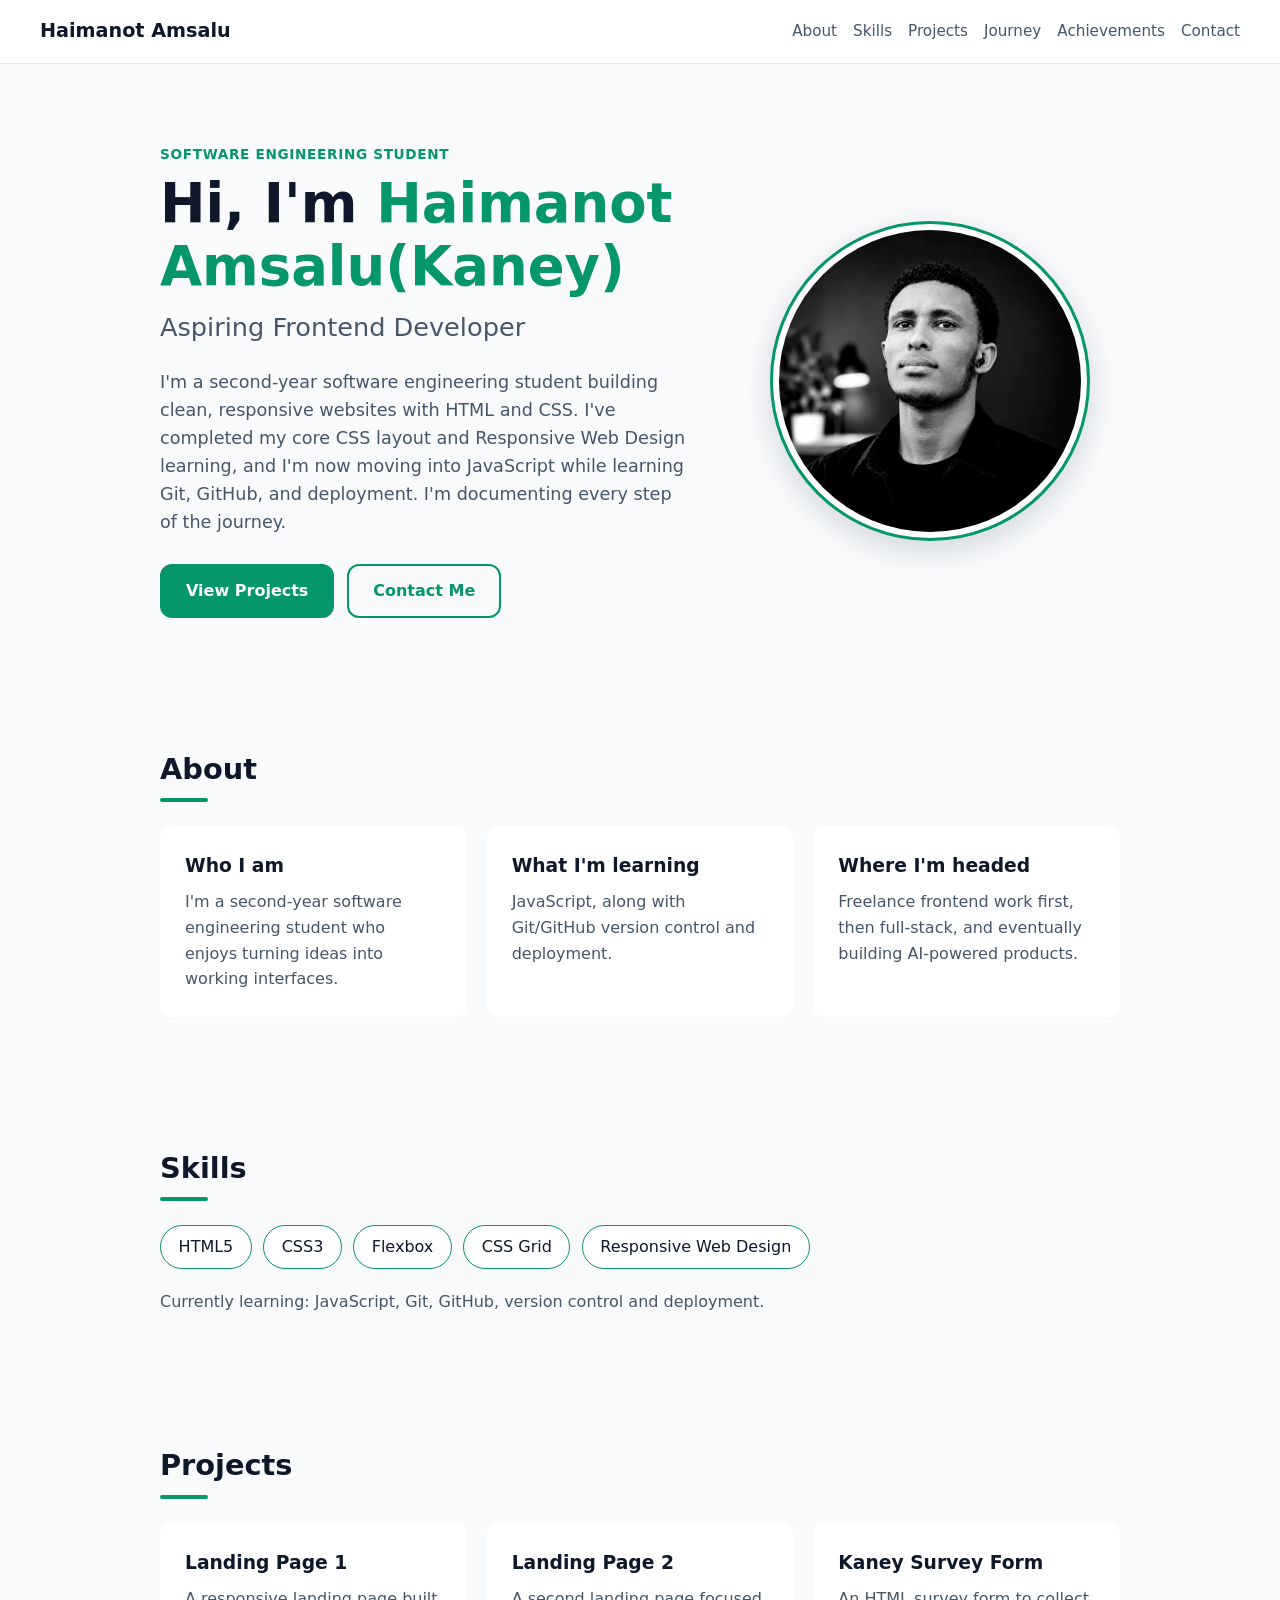
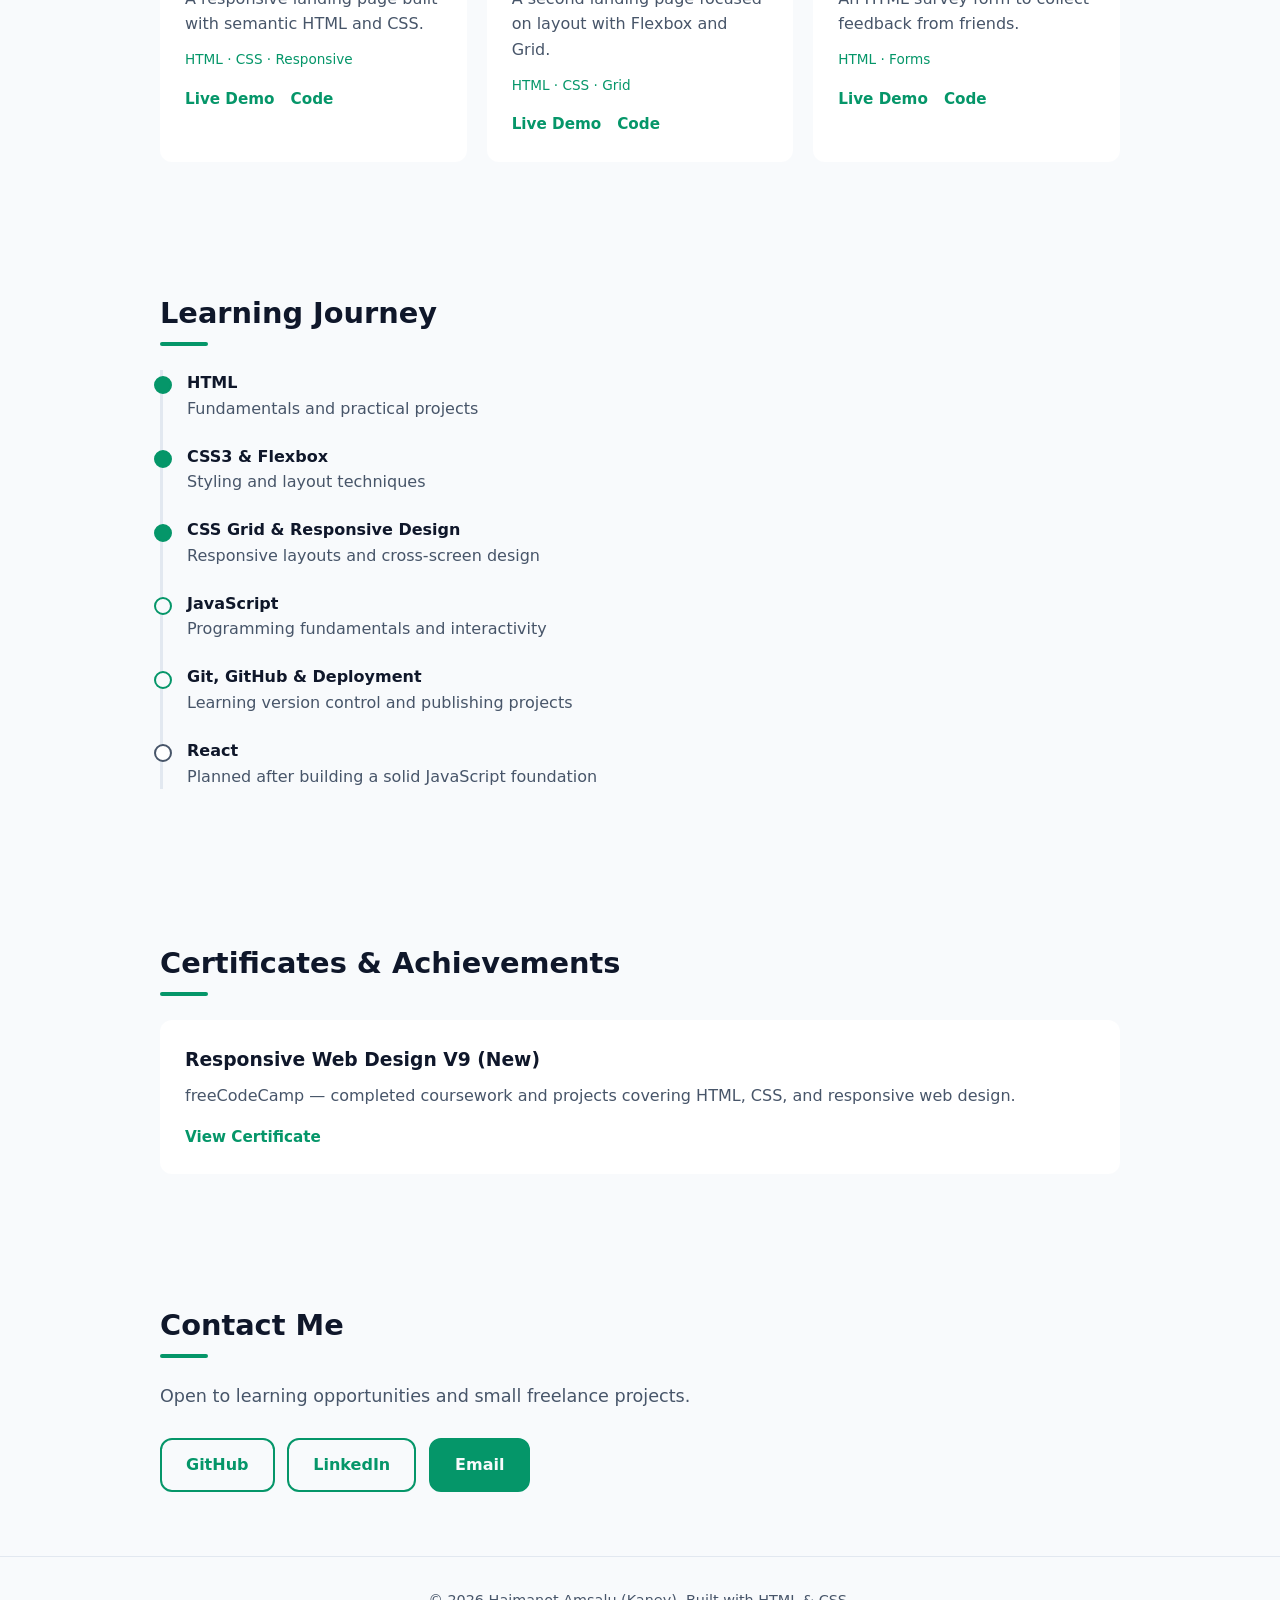
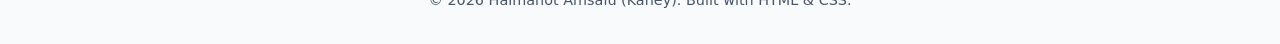
<file: portfolio/index.html>
<!DOCTYPE html>
<html lang="en-US">
<head>
  <meta charset="UTF-8">
  <meta name="viewport" content="width=device-width, initial-scale=1.0">
  <title>Haimanot Amsalu (Kaney) | Aspiring Frontend Developer</title>
  <meta name="description" content="Portfolio of Haimanot Amsalu (Kaney), a software engineering student learning frontend development.">
  <meta property="og:title" content="Haimanot Amsalu (Kaney) | Aspiring Frontend Developer">
  <meta property="og:description" content="Software engineering student building clean, responsive websites.">
  <meta property="og:image" content="https://kaneydev.github.io/kaneylibrary/portfolio/images/profile.jpg">
  <meta property="og:url" content="https://kaneydev.github.io/kaneylibrary/portfolio/">
  <link rel="stylesheet" href="style.css">
</head>
<body>

  <!-- NAV -->
  <header class="nav">
    <a href="#home" class="logo">Haimanot Amsalu</a>
    <nav aria-label="Main">
      <a href="#about">About</a>
      <a href="#skills">Skills</a>
      <a href="#projects">Projects</a>
      <a href="#journey">Journey</a>
      <a href="#certificates">Achievements</a>
      <a href="#contact">Contact</a>
    </nav>
  </header>

  <main>

    <!-- HERO -->
    <section id="home" class="hero">
      <figure class="hero-photo">
        <img
          src="images/profile.jpg"
          alt="Portrait of Haimanot Amsalu"
          width="400" height="400"
          fetchpriority="high"
          decoding="async">
      </figure>

      <div class="hero-text">
        <p class="eyebrow">Software Engineering Student</p>
        <h1>Hi, I'm <span class="accent">Haimanot Amsalu(Kaney)</span></h1>
        <h2>Aspiring Frontend Developer</h2>

        <p class="lead">I'm a second-year software engineering student building clean, responsive websites with HTML and CSS. I've completed my core CSS layout and Responsive Web Design learning, and I'm now moving into JavaScript while learning Git, GitHub, and deployment. I'm documenting every step of the journey.</p>

        <div class="buttons">
          <a href="#projects" class="btn btn-primary">View Projects</a>
          <a href="#contact" class="btn btn-outline">Contact Me</a>
        </div>
      </div>
    </section>

    <!-- ABOUT -->
    <section id="about" class="section">
      <h2 class="section-title">About</h2>
      <div class="grid-3">
        <article class="card">
          <h3>Who I am</h3>
          <p>I'm a second-year software engineering student who enjoys turning ideas into working interfaces.</p>
        </article>
        <article class="card">
          <h3>What I'm learning</h3>
          <p>JavaScript, along with Git/GitHub version control and deployment.</p>
        </article>
        <article class="card">
          <h3>Where I'm headed</h3>
          <p>Freelance frontend work first, then full-stack, and eventually building AI-powered products.</p>
        </article>
      </div>
    </section>

    <!-- SKILLS -->
    <section id="skills" class="section">
      <h2 class="section-title">Skills</h2>
      <ul class="skills">
        <li>HTML5</li>
        <li>CSS3</li>
        <li>Flexbox</li>
        <li>CSS Grid</li>
        <li>Responsive Web Design</li>
      </ul>
      <p class="muted">Currently learning: JavaScript, Git, GitHub, version control and deployment.</p>
    </section>

    <!-- PROJECTS -->
    <section id="projects" class="section">
      <h2 class="section-title">Projects</h2>
      <div class="grid-3">

        <article class="card">
          <h3>Landing Page 1</h3>
          <p>A responsive landing page built with semantic HTML and CSS.</p>
          <p class="tags">HTML · CSS · Responsive</p>
          <div class="links">
            <a href="landing-page-one/index.html" target="_blank" rel="noopener">Live Demo</a>
            <a href="https://github.com/Kaneydev/kaneylibrary" target="_blank" rel="noopener noreferrer">Code</a>
          </div>
        </article>

        <article class="card">
          <h3>Landing Page 2</h3>
          <p>A second landing page focused on layout with Flexbox and Grid.</p>
          <p class="tags">HTML · CSS · Grid</p>
          <div class="links">
            <a href="landing-page-two/index.html" target="_blank" rel="noopener">Live Demo</a>
            <a href="https://github.com/Kaneydev/kaneylibrary" target="_blank" rel="noopener noreferrer">Code</a>
          </div>
        </article>

        <article class="card">
          <h3>Kaney Survey Form</h3>
          <p>An HTML survey form to collect feedback from friends.</p>
          <p class="tags">HTML · Forms</p>
          <div class="links">
            <a href="survey-form/index.html" target="_blank" rel="noopener">Live Demo</a>
            <a href="https://github.com/Kaneydev/kaneylibrary" target="_blank" rel="noopener noreferrer">Code</a>
          </div>
        </article>

      </div>
    </section>

    <!-- LEARNING JOURNEY -->
    <section id="journey" class="section">
      <h2 class="section-title">Learning Journey</h2>
      <ol class="timeline">
        <li class="done">
          <strong>HTML</strong>
          Fundamentals and practical projects
        </li>
        <li class="done">
          <strong>CSS3 &amp; Flexbox</strong>
          Styling and layout techniques
        </li>
        <li class="done">
          <strong>CSS Grid &amp; Responsive Design</strong>
          Responsive layouts and cross-screen design
        </li>
        <li class="current">
          <strong>JavaScript</strong>
          Programming fundamentals and interactivity
        </li>
        <li class="current">
          <strong>Git, GitHub &amp; Deployment</strong>
          Learning version control and publishing projects
        </li>
        <li>
          <strong>React</strong>
          Planned after building a solid JavaScript foundation
        </li>
      </ol>
    </section>

    <!-- CERTIFICATES & ACHIEVEMENTS -->
    <section id="certificates" class="section">
      <h2 class="section-title">Certificates &amp; Achievements</h2>
      <article class="card">
        <h3>Responsive Web Design V9 (New)</h3>
        <p>freeCodeCamp — completed coursework and projects covering HTML, CSS, and responsive web design.</p>
        <div class="links">
          <a href="https://freecodecamp.org/certification/haimanotamsalu/responsive-web-design-v9"
             target="_blank" rel="noopener noreferrer">View Certificate</a>
        </div>
      </article>
    </section>

    <!-- CONTACT -->
    <section id="contact" class="section">
      <h2 class="section-title">Contact Me</h2>
      <p class="lead">Open to learning opportunities and small freelance projects.</p>
      <div class="buttons">
        <a class="btn btn-outline" href="https://github.com/Kaneydev" target="_blank" rel="noopener noreferrer">GitHub</a>
        <a class="btn btn-outline" href="https://linkedin.com/in/haimanotamsalu" target="_blank" rel="noopener noreferrer">LinkedIn</a>
        <a class="btn btn-primary" href="mailto:kaneams16@gmail.com">Email</a>
      </div>
    </section>

  </main>

  <footer class="footer">
    <p>&copy; 2026 Haimanot Amsalu (Kaney). Built with HTML &amp; CSS.</p>
  </footer>

</body>
</html>
</file>
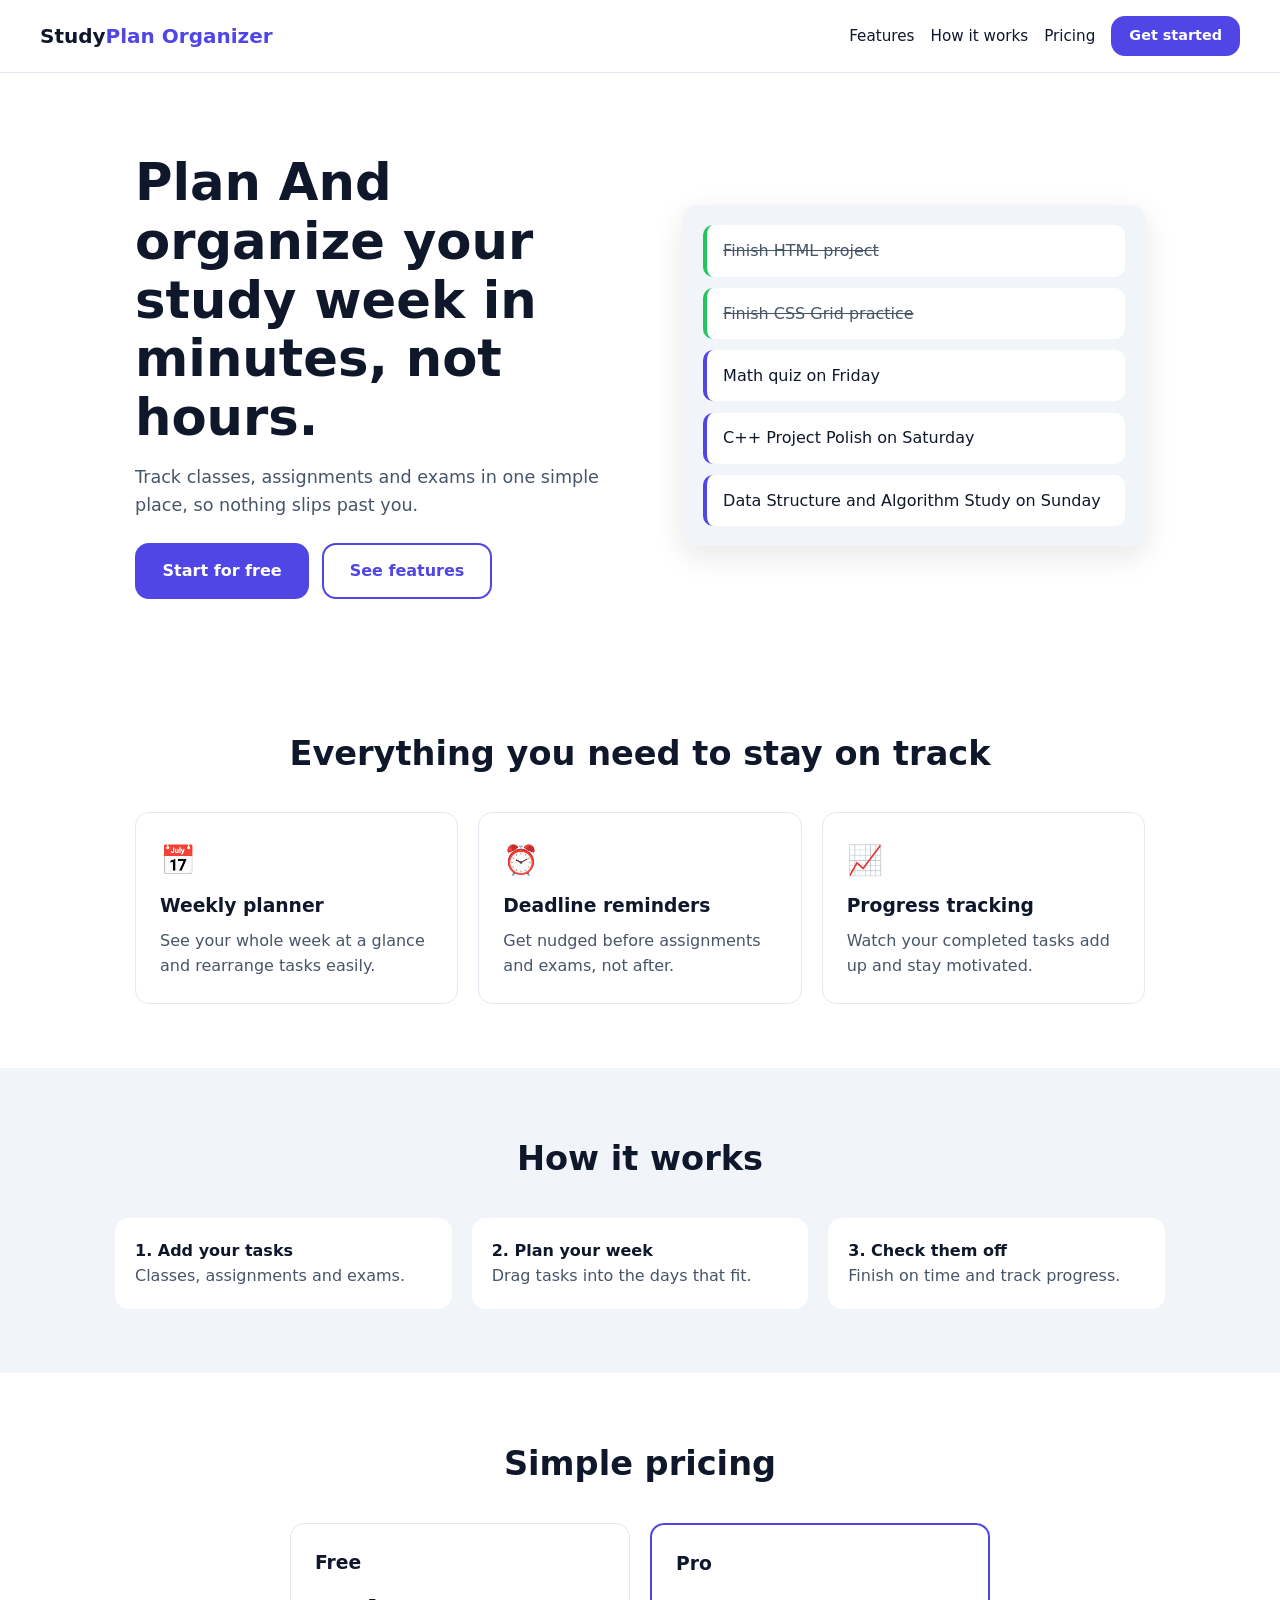
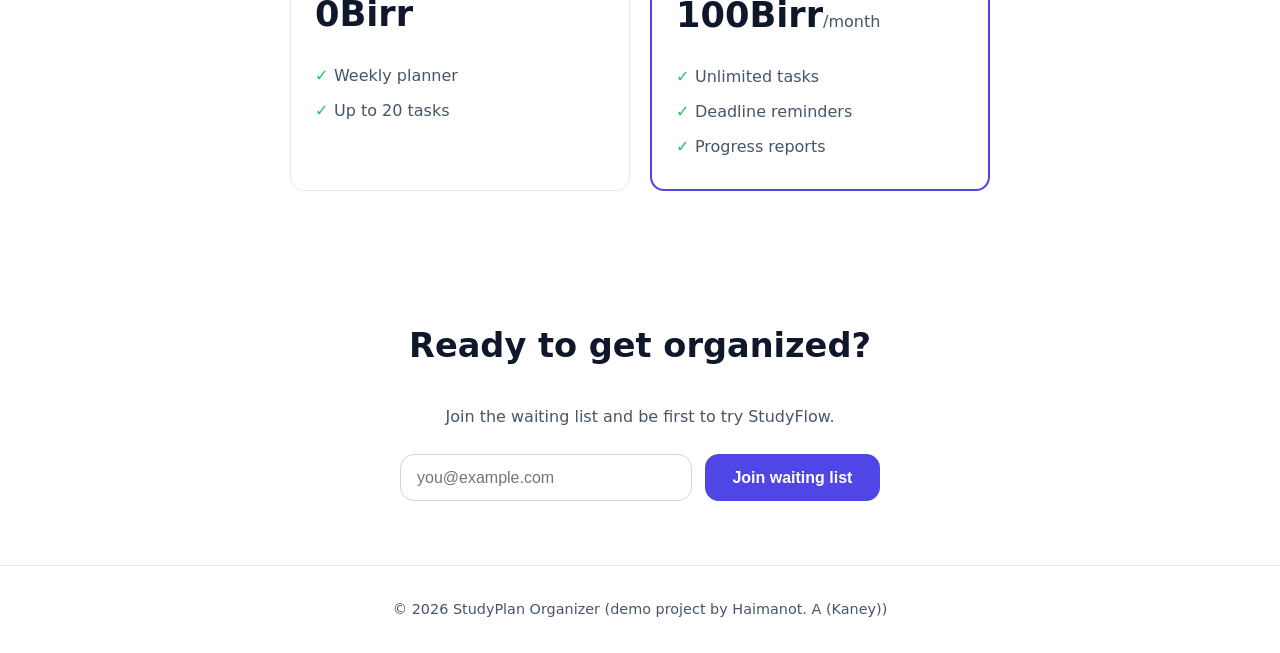
<file: portfolio/landing-page-one/index.html>
<!DOCTYPE html>
<html lang="en">
<head>
  <meta charset="UTF-8">
  <meta name="viewport" content="width=device-width, initial-scale=1.0">
  <title>StudyPlan Organizer | Plan Your Study Week</title>
  <meta name="description" content="StudyPlan Organizer helps students plan classes, assignments and exams in one place.">
  <link rel="stylesheet" href="style.css">
</head>
<body>

  <header class="nav">
    <a href="#top" class="logo">Study<span>Plan Organizer</span></a>
    <nav>
      <a href="#features">Features</a>
      <a href="#how">How it works</a>
      <a href="#pricing">Pricing</a>
      <a href="#signup" class="btn btn-small">Get started</a>
    </nav>
  </header>

  <main id="top">

    <!-- HERO -->
    <section class="hero">
      <div class="hero-text">
        <h1>Plan And organize your study week in minutes, not hours.</h1>
        <p>Track classes, assignments and exams in one simple place, so nothing slips past you.</p>
        <div class="buttons">
          <a href="#signup" class="btn">Start for free</a>
          <a href="#features" class="btn btn-outline">See features</a>
        </div>
      </div>
      <div class="hero-visual" aria-hidden="true">
        <div class="mock">
          <div class="mock-row done">Finish HTML project</div>
          <div class="mock-row done">Finish CSS Grid practice</div>
          <div class="mock-row"> Math quiz on Friday</div>
          <div class="mock-row"> C++ Project Polish on Saturday</div>
        <div class="mock-row"> Data Structure and Algorithm  Study on Sunday</div>
        </div>
      </div>
    </section>

    <!-- FEATURES -->
    <section id="features" class="section">
      <h2>Everything you need to stay on track</h2>
      <div class="grid-3">
        <article class="card">
          <div class="icon">📅</div>
          <h3>Weekly planner</h3>
          <p>See your whole week at a glance and rearrange tasks easily.</p>
        </article>
        <article class="card">
          <div class="icon">⏰</div>
          <h3>Deadline reminders</h3>
          <p>Get nudged before assignments and exams, not after.</p>
        </article>
        <article class="card">
          <div class="icon">📈</div>
          <h3>Progress tracking</h3>
          <p>Watch your completed tasks add up and stay motivated.</p>
        </article>
      </div>
    </section>

    <!-- HOW IT WORKS -->
    <section id="how" class="section alt">
      <h2>How it works</h2>
      <ol class="steps">
        <li><strong>1. Add your tasks</strong> Classes, assignments and exams.</li>
        <li><strong>2. Plan your week</strong> Drag tasks into the days that fit.</li>
        <li><strong>3. Check them off</strong> Finish on time and track progress.</li>
      </ol>
    </section>

    <!-- PRICING -->
    <section id="pricing" class="section">
      <h2>Simple pricing</h2>
      <div class="grid-2">
        <article class="card">
          <h3>Free</h3>
          <p class="price">0Birr</p>
          <ul>
            <li>Weekly planner</li>
            <li>Up to 20 tasks</li>
          </ul>
        </article>
        <article class="card featured">
          <h3>Pro</h3>
          <p class="price">100Birr<small>/month</small></p>
          <ul>
            <li>Unlimited tasks</li>
            <li>Deadline reminders</li>
            <li>Progress reports</li>
          </ul>
        </article>
      </div>
    </section>

    <!-- SIGNUP it is not currently working -->
    <section id="signup" class="section cta">
      <h2>Ready to get organized?</h2>
      <p>Join the waiting list and be first to try StudyFlow.</p>
      <form class="signup" action="#" method="post">
        <label for="email" class="sr-only">Email address</label>
        <input type="email" id="email" name="email" placeholder="you@example.com" required>
        <button type="submit" class="btn">Join waiting list</button>
      </form>
    </section>

  </main>

  <footer class="footer">
    <p>&copy; 2026 StudyPlan Organizer (demo project by Haimanot. A (Kaney))</p>
  </footer>

</body>
</html>
</file>
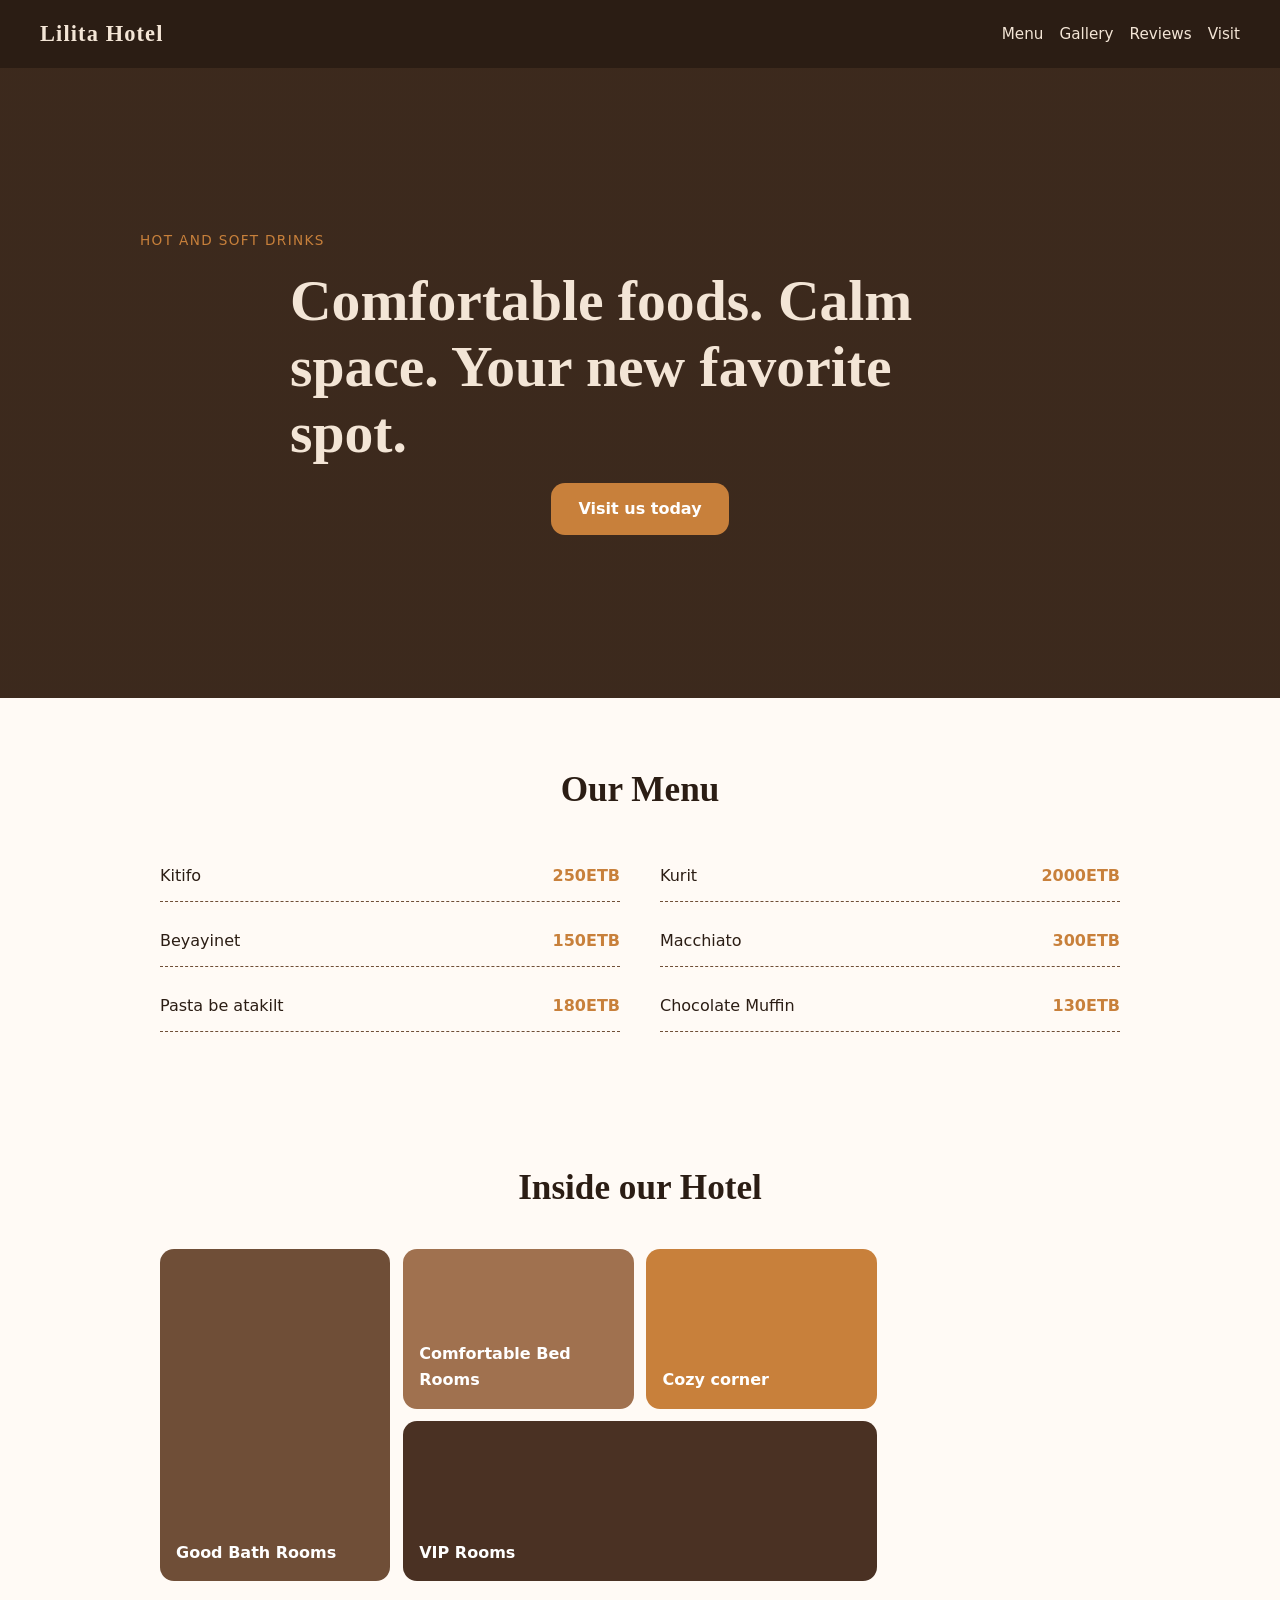
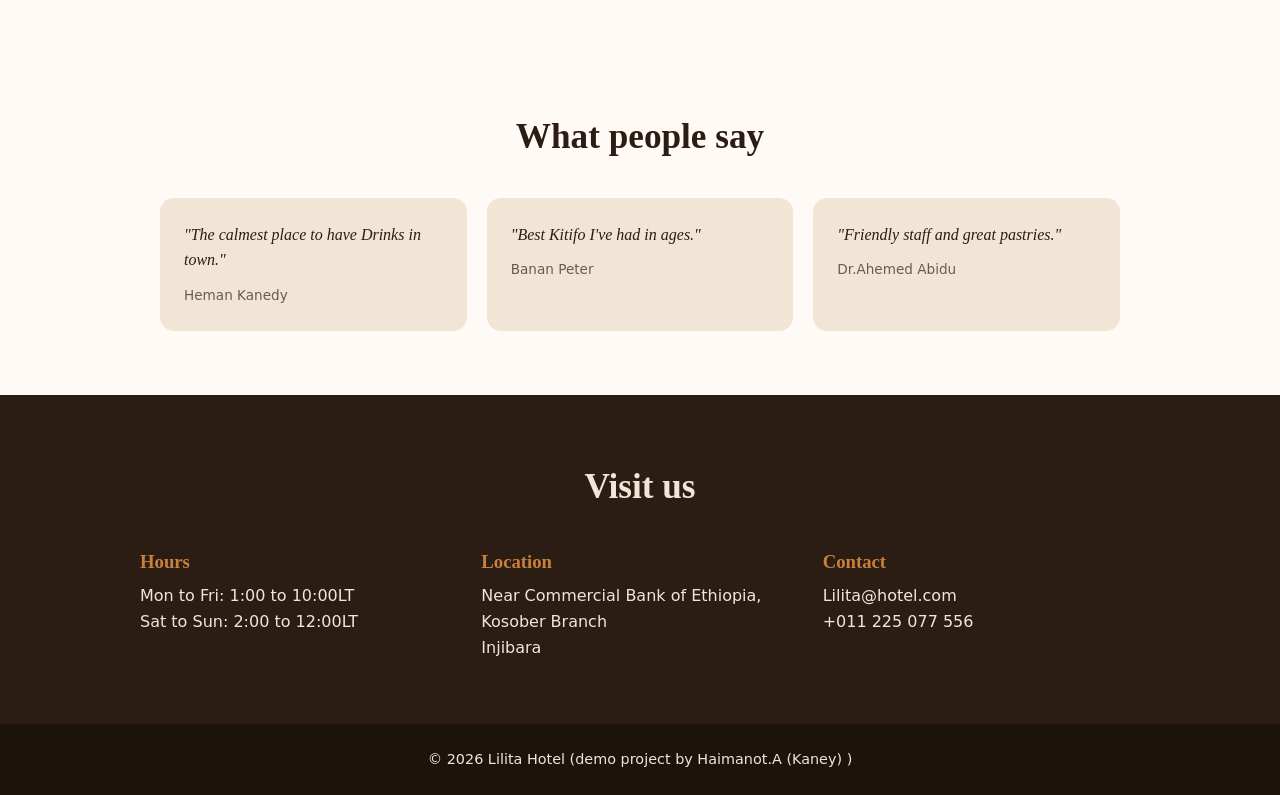
<file: portfolio/landing-page-two/index.html>
<!DOCTYPE html>
<html lang="en">
<head>
  <meta charset="UTF-8">
  <meta name="viewport" content="width=device-width, initial-scale=1.0">
  <title> Lilita Hotel | Fresh foods, Warm Space</title>
  <meta name="description" content="lilita Hotel: cool food hot drinks, pastries and a calm place to work or meet friends.">
  <link rel="stylesheet" href="style.css">
</head>
<body>

  <header class="nav">
    <a href="#top" class="logo">Lilita Hotel</a>
    <nav>
      <a href="#menu">Menu</a>
      <a href="#gallery">Gallery</a>
      <a href="#reviews">Reviews</a>
      <a href="#visit">Visit</a>
    </nav>
  </header>

  <main id="top">

    <!-- HERO -->
    <section class="hero">
      <p class="eyebrow">Hot And Soft Drinks </p>
      <h1>Comfortable foods. Calm space. Your new favorite spot.</h1>
      <a href="#visit" class="btn">Visit us today</a>
    </section>

    <!-- MENU -->
    <section id="menu" class="section">
      <h2>Our Menu</h2>
      <div class="menu-grid">
        <div class="item"><span>Kitifo</span><span>250ETB</span></div>
        <div class="item"><span>Kurit</span><span>2000ETB</span></div>
        <div class="item"><span>Beyayinet</span><span>150ETB</span></div>
        <div class="item"><span>Macchiato</span><span>300ETB</span></div>
        <div class="item"><span>Pasta be atakilt</span><span>180ETB</span></div>
        <div class="item"><span>Chocolate Muffin</span><span>130ETB</span></div>
      </div>
    </section>

    <!-- GALLERY -->
    <section id="gallery" class="section">
      <h2>Inside our Hotel</h2>
      <div class="gallery">
        <div class="tile tall c1">Good Bath Rooms</div>
        <div class="tile c2">Comfortable Bed Rooms</div>
        <div class="tile c3">Cozy corner</div>
        <div class="tile wide c4">VIP Rooms</div>
      </div>
    </section>

    <!-- REVIEWS -->
    <section id="reviews" class="section">
      <h2>What people say</h2>
      <div class="reviews">
        <blockquote>"The calmest place to have Drinks in town."<cite>Heman Kanedy</cite></blockquote>
        <blockquote>"Best Kitifo I've had in ages."<cite>Banan Peter </cite></blockquote>
        <blockquote>"Friendly staff and great pastries."<cite>Dr.Ahemed Abidu</cite></blockquote>
      </div>
    </section>

    <!-- VISIT -->
    <section id="visit" class="section visit">
      <h2>Visit us</h2>
      <div class="visit-grid">
        <div>
          <h3>Hours</h3>
          <p>Mon to Fri: 1:00 to 10:00LT</p>
          <p>Sat to Sun: 2:00 to 12:00LT</p>
        </div>
        <div>
          <h3>Location</h3>
          <p> Near Commercial Bank of Ethiopia, Kosober Branch</p>
          <p>Injibara</p>
        </div>
        <div>
          <h3>Contact</h3>
          <p>Lilita@hotel.com</p>
          <p>+011 225 077 556</p>
        </div>
      </div>
    </section>

  </main>

  <footer class="footer">
    <p>&copy; 2026 Lilita Hotel (demo project by Haimanot.A (Kaney) )</p>
  </footer>

</body>
</html>
</file>
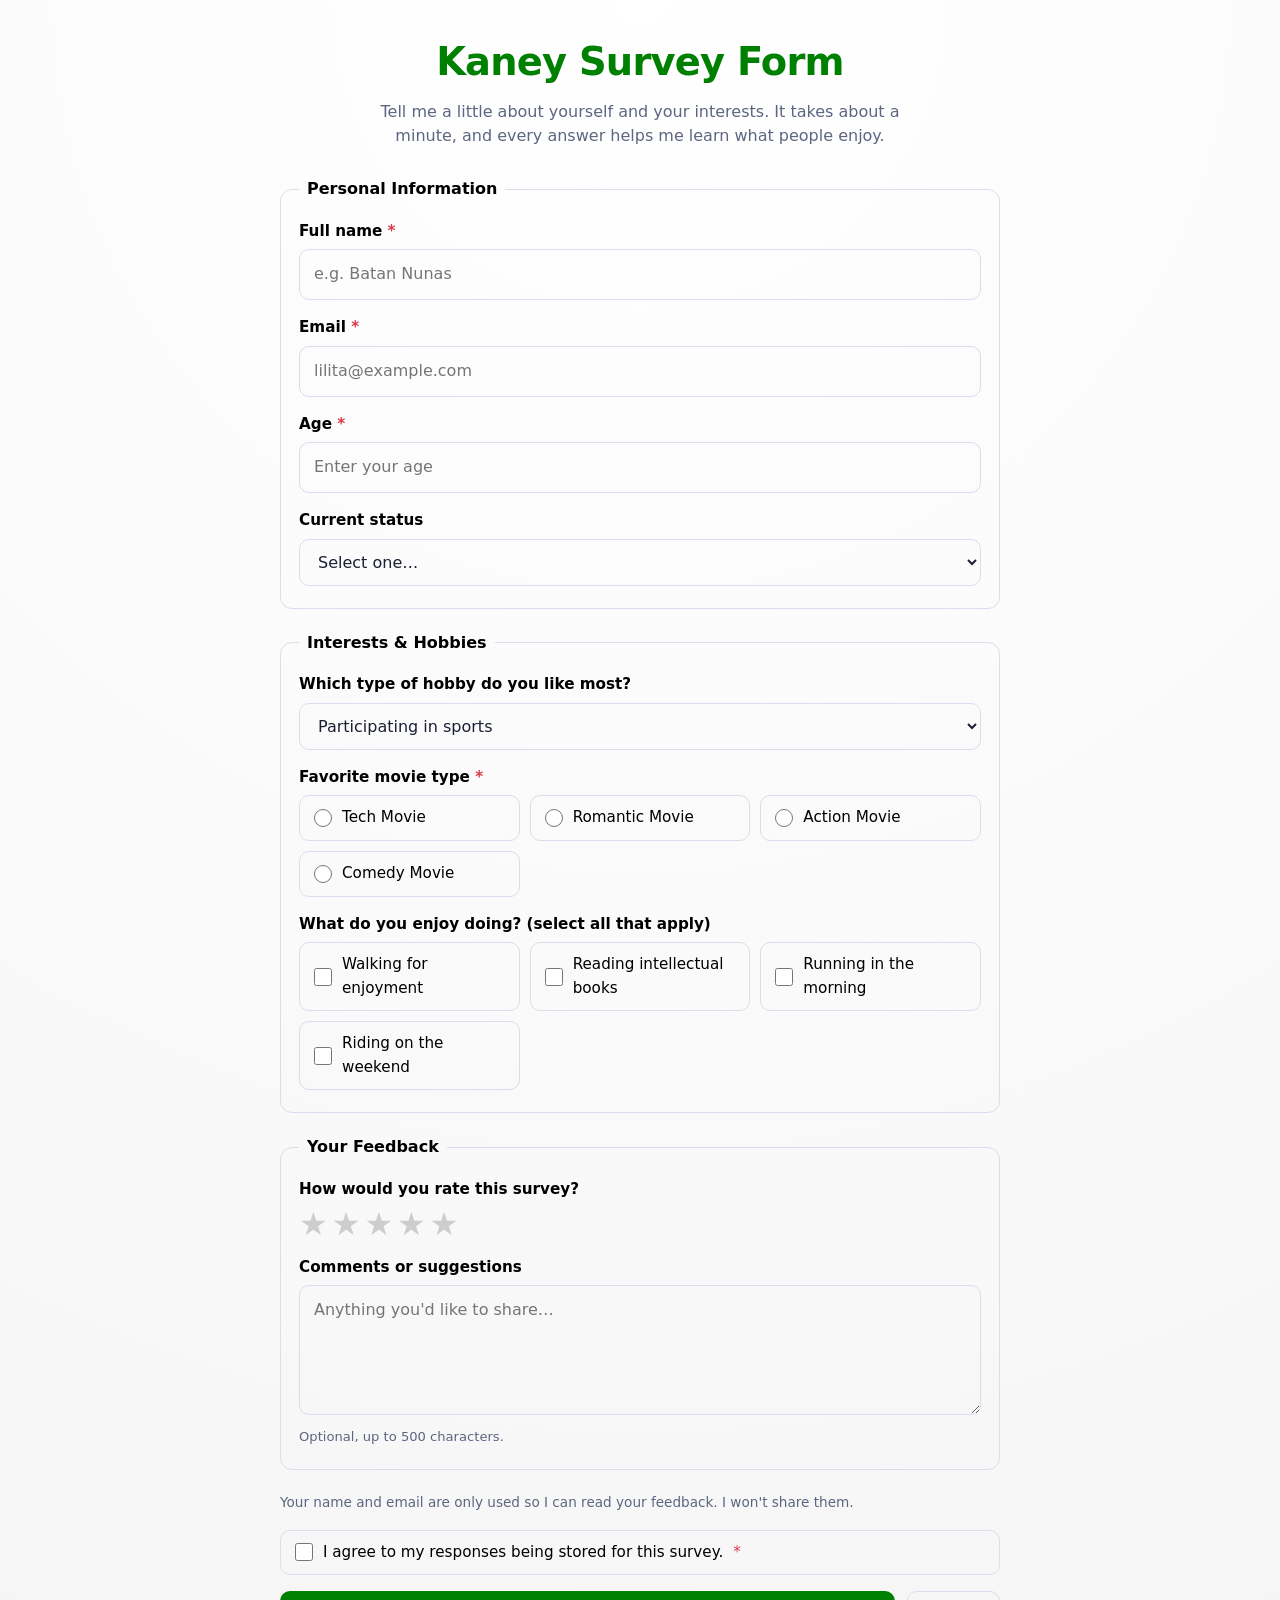
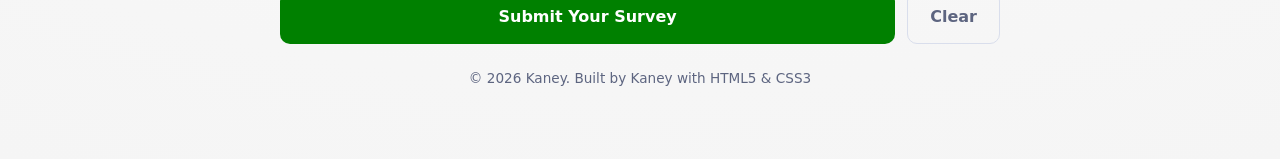
<file: portfolio/survey-form/index.html>
<!DOCTYPE html>
<html lang="en">
<head>
  <meta charset="UTF-8" />
  <meta name="viewport" content="width=device-width, initial-scale=1" />
  <meta name="description" content="Kaney Survey Form: a responsive, accessible survey built with pure HTML5 and CSS3." />
  <title>Kaney Survey Form</title>
  <link rel="stylesheet" href="style.css" />
</head>
<body>
  <div class="container">
    <header>
      <h1 id="title">Kaney Survey Form</h1>
      <p id="description">Tell me a little about yourself and your interests. It takes about a minute, and every answer helps me learn what people enjoy.</p>
    </header>

    
   <!--
    <form action="https://api.web3forms.com/submit" method="POST" id="survey-form">
      <input type="hidden" name="access_key" value="MY_KEY" />
      <input type="hidden" name="subject" value="New Kaney survey response" />
      <input type="hidden" name="from_name" value="kaney Survey Form" />
      <input type="checkbox" class="botcheck" name="botcheck" tabindex="-1" autocomplete="off" /> 
    -->

      <fieldset>
        <legend>Personal Information</legend>
        <div class="field">
          <label id="name-label" for="name">Full name <span class="req">*</span></label>
          <input type="text" id="name" name="name" placeholder="e.g. Batan Nunas" autocomplete="name" required minlength="2" />
        </div>
        <div class="field">
          <label id="email-label" for="email">Email <span class="req">*</span></label>
          <input type="email" id="email" name="email" placeholder="lilita@example.com" autocomplete="email" required />
        </div>
        <div class="field">
          <label id="number-label" for="number">Age <span class="req">*</span></label>
          <input type="number" id="number" name="age" placeholder="Enter your age" min="10" max="100" inputmode="numeric" required />
        </div>
        <div class="field">
          <label for="occupation">Current status</label>
          <select id="occupation" name="occupation">
            <option value="" selected disabled>Select one…</option>
            <option value="Student">Student</option>
            <option value="Employed">Employed</option>
            <option value="Freelancer">Freelancer</option>
            <option value="Other">Other</option>
          </select>
        </div>
      </fieldset>

      <fieldset>
        <legend>Interests &amp; Hobbies</legend>
        <div class="field">
          <label for="dropdown">Which type of hobby do you like most?</label>
          <select id="dropdown" name="dropdown">
            <option value="Participating in sports" selected>Participating in sports</option>
            <option value="Watching YouTube and TikTok videos">Watching YouTube and TikTok videos</option>
            <option value="Gaming">Gaming</option>
            <option value="Coding and building projects">Coding and building projects</option>
            <option value="Music and art">Music and art</option>
          </select>
        </div>

        <div class="field" role="radiogroup" aria-labelledby="movie-q">
          <label id="movie-q">Favorite movie type <span class="req">*</span></label>
          <div class="options two">
            <label class="option" for="tech-movie"><input type="radio" id="tech-movie" name="movie" value="tech-movie" required /> Tech Movie</label>
            <label class="option" for="romantic-movie"><input type="radio" id="romantic-movie" name="movie" value="romantic-movie" /> Romantic Movie</label>
            <label class="option" for="action-movie"><input type="radio" id="action-movie" name="movie" value="action-movie" /> Action Movie</label>
            <label class="option" for="comedy-movie"><input type="radio" id="comedy-movie" name="movie" value="comedy-movie" /> Comedy Movie</label>
          </div>
        </div>

        <div class="field" role="group" aria-labelledby="hobby-q">
          <label id="hobby-q">What do you enjoy doing? (select all that apply)</label>
          <div class="options two">
            <label class="option" for="walking"><input type="checkbox" id="walking" name="hobie" value="walking" /> Walking for enjoyment</label>
            <label class="option" for="reading"><input type="checkbox" id="reading" name="hobie" value="reading" /> Reading intellectual books</label>
            <label class="option" for="running"><input type="checkbox" id="running" name="hobie" value="running" /> Running in the morning</label>
            <label class="option" for="riding"><input type="checkbox" id="riding" name="hobie" value="riding" /> Riding on the weekend</label>
          </div>
        </div>
      </fieldset>

      <fieldset>
        <legend>Your Feedback</legend>
        <div class="field">
          <label id="rating-label">How would you rate this survey?</label>
          <div class="rating" role="radiogroup" aria-labelledby="rating-label">
            <input type="radio" id="star5" name="rating" value="5" /><label for="star5" title="5 stars">★</label>
            <input type="radio" id="star4" name="rating" value="4" /><label for="star4" title="4 stars">★</label>
            <input type="radio" id="star3" name="rating" value="3" /><label for="star3" title="3 stars">★</label>
            <input type="radio" id="star2" name="rating" value="2" /><label for="star2" title="2 stars">★</label>
            <input type="radio" id="star1" name="rating" value="1" /><label for="star1" title="1 star">★</label>
          </div>
        </div>
        <div class="field">
          <label for="comments">Comments or suggestions</label>
          <textarea id="comments" name="comments" maxlength="500" placeholder="Anything you'd like to share…"></textarea>
          <div class="hint">Optional, up to 500 characters.</div>
        </div>
      </fieldset>

      <p class="privacy">Your name and email are only used so I can read your feedback. I won't share them.</p>
      <div class="field">
        <label class="option" for="consent"><input type="checkbox" id="consent" name="consent" value="yes" required /> I agree to my responses being stored for this survey. <span class="req">*</span></label>
      </div>

      <div class="actions">
        <button type="submit" id="submit">Submit Your Survey</button>
        <button type="reset" id="reset">Clear</button>
      </div>
    </form>

    <footer><p>&copy; 2026 Kaney. Built by Kaney with HTML5 &amp; CSS3</footer>
  </div>
</body>
</html>
</file>
<file: portfolio/style.css>
/* == THEME == */
:root {
  --bg: #F8FAFC;
  --surface: #FFFFFF;
  --text: #0F172A;
  --muted: #475569;
  --accent: #059669;
  --accent-soft: rgba(5, 150, 105, 0.08);
  --border: #E2E8F0;
  --radius: 12px;
  --max: 1000px;
}

* { box-sizing: border-box; margin: 0; padding: 0; }
html { scroll-behavior: smooth; scroll-padding-top: 70px; }

body {
  font-family: system-ui, -apple-system, "Segoe UI", Roboto, sans-serif;
  background: var(--bg);
  color: var(--text);
  line-height: 1.6;
}

img { display: block; max-width: 100%; height: auto; }
a { color: var(--accent); text-decoration: none; }
a:hover { text-decoration: underline; }

/* == NAV == */
.nav {
  position: sticky; top: 0; z-index: 10;
  display: flex; justify-content: space-between; align-items: center;
  flex-wrap: wrap; gap: 0.5rem;
  padding: 0.9rem 1.25rem;
  background: rgba(255, 255, 255, 0.92);
  backdrop-filter: blur(8px);
  border-bottom: 1px solid var(--border);
}
.logo { font-weight: 700; font-size: 1.2rem; color: var(--text); }
.nav nav { display: flex; gap: 1rem; flex-wrap: wrap; font-size: 0.95rem; }
.nav nav a { color: var(--muted); }
.nav nav a:hover { color: var(--accent); text-decoration: none; }

/* == LAYOUT == */
.hero, .section {
  max-width: var(--max);
  margin: 0 auto;
  padding: 4rem 1.25rem;
}
.section-title { font-size: 1.8rem; margin-bottom: 1.5rem; }
.section-title::after {
  content: "";
  display: block;
  width: 48px; height: 4px;
  margin-top: 0.4rem;
  background: var(--accent);
  border-radius: 2px;
}

/* == HERO (mobile first: photo on top, text below) == */
.hero {
  display: grid;
  grid-template-columns: 1fr;
  gap: 2rem;
  justify-items: center;
  text-align: center;
  padding-top: 3rem;
  padding-bottom: 4rem;
}

.hero-photo {
  width: clamp(160px, 45vw, 240px);
  aspect-ratio: 1;
  border-radius: 50%;
  padding: 6px;
  background: var(--surface);
  border: 3px solid var(--accent);
  box-shadow: 0 10px 30px rgba(15, 23, 42, 0.15);
}
.hero-photo img {
  width: 100%; height: 100%;
  object-fit: cover;
  object-position: center 20%; /* keeps the face centered when cropped */
  border-radius: 50%;
}

.eyebrow {
  color: var(--accent); font-weight: 600;
  letter-spacing: 0.05em; text-transform: uppercase; font-size: 0.85rem;
}
.hero h1 { font-size: clamp(2rem, 7vw, 3.4rem); line-height: 1.15; margin: 0.5rem 0; }
.hero h2 { font-size: clamp(1.1rem, 4vw, 1.6rem); color: var(--muted); font-weight: 500; }
.accent { color: var(--accent); }
.lead { max-width: 600px; margin: 1.25rem auto 1.75rem; color: var(--muted); font-size: 1.1rem; }
.hero .buttons { justify-content: center; }

/* == BUTTONS == */
.buttons { display: flex; flex-wrap: wrap; gap: 0.8rem; }
.btn {
  display: inline-block;
  padding: 0.75rem 1.5rem;
  border-radius: var(--radius);
  font-weight: 600;
  border: 2px solid var(--accent);
  transition: transform 0.15s ease, background 0.15s ease;
}
.btn:hover { transform: translateY(-2px); text-decoration: none; }
.btn-primary { background: var(--accent); color: var(--bg); }
.btn-outline { color: var(--accent); }
.btn-outline:hover { background: var(--accent-soft); }

/* == CARDS + GRID  == */
.grid-3 { display: grid; grid-template-columns: 1fr; gap: 1.25rem; }
.card {
  background: var(--surface);
  padding: 1.5rem;
  border-radius: var(--radius);
  border: 1px solid transparent;
  transition: border-color 0.2s ease, transform 0.2s ease;
}
.card:hover { border-color: var(--accent); transform: translateY(-3px); }
.card h3 { margin-bottom: 0.5rem; }
.card p { color: var(--muted); }
.card .tags { margin-top: 0.75rem; font-size: 0.85rem; color: var(--accent); }
.links { display: flex; gap: 1rem; margin-top: 1rem; font-weight: 600; font-size: 0.95rem; }

/* == SKILLS == */
.skills { list-style: none; display: flex; flex-wrap: wrap; gap: 0.7rem; }
.skills li {
  background: var(--surface);
  color: var(--text);
  padding: 0.5rem 1.1rem;
  border-radius: 999px;
  border: 1px solid var(--accent);
}
.muted { margin-top: 1.25rem; color: var(--muted); }

/* == TIMELINE == */
.timeline { list-style: none; border-left: 3px solid var(--border); padding-left: 1.5rem; }
.timeline li { position: relative; margin-bottom: 1.4rem; color: var(--muted); }
.timeline li strong { display: block; color: var(--text); }
.timeline li::before {
  content: "";
  position: absolute; left: -2.05rem; top: 0.4rem;
  width: 14px; height: 14px; border-radius: 50%;
  background: var(--surface); border: 2px solid var(--muted);
}
.timeline li.done::before { background: var(--accent); border-color: var(--accent); }
.timeline li.current::before { border-color: var(--accent); background: var(--bg); }

/* == FOOTER == */
.footer {
  text-align: center; padding: 2rem 1rem;
  color: var(--muted); border-top: 1px solid var(--border); font-size: 0.9rem;
}

/* == ACCESSIBILITY == */
a:focus-visible { outline: 3px solid var(--accent); outline-offset: 4px; }
.btn:focus-visible { outline: 3px solid var(--text); outline-offset: 3px; }


@media (max-width: 699px) {
  html { scroll-padding-top: 90px; }
  .nav { padding: 0.6rem 1rem; gap: 0.25rem; }
  .nav nav {
    flex-wrap: nowrap; overflow-x: auto; width: 100%;
    gap: 1.1rem; font-size: 0.9rem; padding-bottom: 0.2rem;
    scrollbar-width: none;
  }
  .nav nav::-webkit-scrollbar { display: none; }
  .nav nav a { white-space: nowrap; }
}

/* == TABLET AND UP ==*/
@media (min-width: 700px) {
  .nav { padding: 1rem 2.5rem; }
  .grid-3 { grid-template-columns: repeat(3, 1fr); }

  
  .hero {
    grid-template-columns: 1.4fr 1fr;
    align-items: center;
    justify-items: start;
    text-align: left;
    gap: 3rem;
    padding-top: 5rem;
  }
  .hero-photo { order: 2; justify-self: center; width: clamp(220px, 28vw, 320px); }
  .hero-text { order: 1; }
  .lead { margin-left: 0; margin-right: 0; }
  .hero .buttons { justify-content: flex-start; }
}

@media (prefers-reduced-motion: reduce) {
  html { scroll-behavior: auto; }
  * { transition: none !important; }
}
</file>
<file: portfolio/landing-page-one/style.css>
:root {
  --bg: #ffffff;
  --alt: #f1f5f9;
  --text: #0f172a;
  --muted: #475569;
  --primary: #4f46e5;
  --primary-dark: #4338ca;
  --radius: 14px;
  --max: 1050px;
}

* { box-sizing: border-box; margin: 0; padding: 0; }
html { scroll-behavior: smooth; scroll-padding-top: 70px; }
body { font-family: system-ui, -apple-system, "Segoe UI", Roboto, sans-serif; color: var(--text); background: var(--bg); line-height: 1.6; }
a { text-decoration: none; color: inherit; }
ul { list-style: none; }

.sr-only { position: absolute; width: 1px; height: 1px; overflow: hidden; clip: rect(0 0 0 0); }

/* NAV */
.nav { position: sticky; top: 0; z-index: 10; display: flex; justify-content: space-between; align-items: center; flex-wrap: wrap; gap: .5rem; padding: .9rem 1.25rem; background: rgba(255,255,255,.95); border-bottom: 1px solid #e2e8f0; }
.logo { font-weight: 800; font-size: 1.25rem; }
.logo span { color: var(--primary); }
.nav nav { display: flex; align-items: center; gap: 1rem; flex-wrap: wrap; font-size: .95rem; }
.nav nav a:hover { color: var(--primary); }

/* BUTTONS */
.btn { display: inline-block; padding: .8rem 1.6rem; background: var(--primary); color: #fff; border: 2px solid var(--primary); border-radius: var(--radius); font-weight: 600; font-size: 1rem; cursor: pointer; transition: background .15s, transform .15s; }
.btn:hover { background: var(--primary-dark); transform: translateY(-2px); }
.btn-outline { background: transparent; color: var(--primary); }
.btn-outline:hover { background: #eef2ff; }
.btn-small { padding: .4rem 1rem; font-size: .9rem; }
.buttons { display: flex; flex-wrap: wrap; gap: .8rem; margin-top: 1.5rem; }

/* HERO (mobile first: stacked) */
.hero { max-width: var(--max); margin: 0 auto; padding: 4rem 1.25rem; display: grid; gap: 2.5rem; align-items: center; }
.hero h1 { font-size: clamp(2rem, 6vw, 3.2rem); line-height: 1.15; }
.hero p { margin-top: 1rem; color: var(--muted); font-size: 1.1rem; }
.mock { background: var(--alt); border-radius: var(--radius); padding: 1.25rem; box-shadow: 0 10px 30px rgba(15,23,42,.1); }
.mock-row { background: #fff; padding: .8rem 1rem; border-radius: 10px; margin-bottom: .7rem; border-left: 4px solid var(--primary); }
.mock-row:last-child { margin-bottom: 0; }
.mock-row.done { text-decoration: line-through; color: var(--muted); border-left-color: #22c55e; }

/* SECTIONS */
.section { max-width: var(--max); margin: 0 auto; padding: 4rem 1.25rem; }
.section h2 { text-align: center; font-size: clamp(1.5rem, 4vw, 2.1rem); margin-bottom: 2rem; }
.alt { max-width: none; background: var(--alt); }
.alt > * { max-width: var(--max); margin-left: auto; margin-right: auto; }

/* GRIDS (mobile first: 1 column) */
.grid-3, .grid-2 { display: grid; grid-template-columns: 1fr; gap: 1.25rem; }
.card { background: #fff; padding: 1.5rem; border-radius: var(--radius); border: 1px solid #e2e8f0; }
.card h3 { margin-bottom: .4rem; }
.card p { color: var(--muted); }
.icon { font-size: 1.8rem; margin-bottom: .5rem; }

/* STEPS */
.steps { list-style: none; display: grid; gap: 1.25rem; }
.steps li { background: #fff; padding: 1.25rem; border-radius: var(--radius); color: var(--muted); }
.steps strong { display: block; color: var(--text); }

/* PRICING */
.price { font-size: 2.2rem; font-weight: 800; color: var(--text) !important; margin: .5rem 0 1rem; }
.price small { font-size: 1rem; font-weight: 500; color: var(--muted); }
.card li { padding: .3rem 0; color: var(--muted); }
.card li::before { content: "✓ "; color: #22c55e; font-weight: 700; }
.featured { border: 2px solid var(--primary); }

/* CTA */
.cta { text-align: center; }
.cta p { color: var(--muted); margin-bottom: 1.5rem; }
.signup { display: flex; flex-direction: column; gap: .8rem; max-width: 480px; margin: 0 auto; }
.signup input { padding: .8rem 1rem; border: 1px solid #cbd5e1; border-radius: var(--radius); font-size: 1rem; }
.signup input:focus { outline: 2px solid var(--primary); border-color: transparent; }

.footer { text-align: center; padding: 2rem 1rem; color: var(--muted); border-top: 1px solid #e2e8f0; font-size: .9rem; }

/* TABLET AND UP */
@media (min-width: 750px) {
  .hero { grid-template-columns: 1.1fr 1fr; padding-top: 5rem; }
  .grid-3 { grid-template-columns: repeat(3, 1fr); }
  .grid-2 { grid-template-columns: repeat(2, 1fr); max-width: 700px; margin: 0 auto; }
  .steps { grid-template-columns: repeat(3, 1fr); }
  .signup { flex-direction: row; }
  .signup input { flex: 1; }
  .nav { padding: 1rem 2.5rem; }
}
</file>
<file: portfolio/landing-page-two/style.css>
:root {
  --bg: #fffaf5;
  --dark: #2b1d14;
  --brown: #6f4e37;
  --cream: #f3e5d6;
  --accent: #c8803b;
  --muted: #6b5b4e;
  --radius: 14px;
  --max: 1000px;
}

* { box-sizing: border-box; margin: 0; padding: 0; }
html { scroll-behavior: smooth; scroll-padding-top: 70px; }
body { font-family: Georgia, "Times New Roman", serif; color: var(--dark); background: var(--bg); line-height: 1.6; }
a { text-decoration: none; color: inherit; }

/* NAV */
.nav { position: sticky; top: 0; z-index: 10; display: flex; justify-content: space-between; align-items: center; flex-wrap: wrap; gap: .5rem; padding: .9rem 1.25rem; background: var(--dark); color: var(--cream); }
.logo { font-size: 1.4rem; font-weight: 700; letter-spacing: .05em; }
.nav nav { display: flex; gap: 1rem; flex-wrap: wrap; font-family: system-ui, sans-serif; font-size: .95rem; }
.nav nav a:hover { color: var(--accent); }

/* HERO */
.hero { display: flex; flex-direction: column; align-items: flex-start; justify-content: center; gap: 1rem; min-height: 70vh; padding: 3rem 1.25rem; color: var(--cream); background: linear-gradient(rgba(43,29,20,.75), rgba(43,29,20,.75)), var(--brown); }
.hero > * { max-width: var(--max); width: 100%; margin: 0 auto; }
.eyebrow { font-family: system-ui, sans-serif; text-transform: uppercase; letter-spacing: .1em; font-size: .85rem; color: var(--accent); }
.hero h1 { font-size: clamp(2rem, 7vw, 3.6rem); line-height: 1.15; max-width: 700px; }
.btn { display: inline-block; width: fit-content; padding: .85rem 1.7rem; background: var(--accent); color: #fff; border-radius: var(--radius); font-family: system-ui, sans-serif; font-weight: 600; transition: transform .15s, background .15s; }
.btn:hover { background: #b06e30; transform: translateY(-2px); }

/* SECTIONS */
.section { max-width: var(--max); margin: 0 auto; padding: 4rem 1.25rem; }
.section h2 { text-align: center; font-size: clamp(1.6rem, 4vw, 2.2rem); margin-bottom: 2rem; }

/* MENU: CSS Grid, 1 col on mobile */
.menu-grid { display: grid; grid-template-columns: 1fr; gap: .8rem 2.5rem; }
.item { display: flex; justify-content: space-between; padding: .8rem 0; border-bottom: 1px dashed var(--brown); font-family: system-ui, sans-serif; }
.item span:last-child { color: var(--accent); font-weight: 700; }

/* GALLERY: CSS Grid with spanning tiles */
.gallery { display: grid; grid-template-columns: repeat(2, 1fr); grid-auto-rows: 140px; gap: .8rem; }
.tile { display: flex; align-items: flex-end; padding: 1rem; border-radius: var(--radius); color: #fff; font-family: system-ui, sans-serif; font-weight: 600; }
.tall { grid-row: span 2; }
.wide { grid-column: span 2; }
.c1 { background: #6f4e37; }
.c2 { background: #a0714f; }
.c3 { background: #c8803b; }
.c4 { background: #4a3123; }

/* REVIEWS */
.reviews { display: grid; grid-template-columns: 1fr; gap: 1.25rem; }
blockquote { background: var(--cream); padding: 1.5rem; border-radius: var(--radius); font-style: italic; }
cite { display: block; margin-top: .75rem; font-family: system-ui, sans-serif; font-style: normal; font-size: .85rem; color: var(--muted); }

/* VISIT */
.visit { max-width: none; background: var(--dark); color: var(--cream); }
.visit > * { max-width: var(--max); margin-left: auto; margin-right: auto; }
.visit-grid { display: grid; grid-template-columns: 1fr; gap: 1.5rem; font-family: system-ui, sans-serif; }
.visit h3 { color: var(--accent); margin-bottom: .4rem; font-family: Georgia, serif; }

.footer { text-align: center; padding: 1.5rem 1rem; background: #1d130d; color: var(--cream); font-family: system-ui, sans-serif; font-size: .9rem; }

/* TABLET AND UP */
@media (min-width: 750px) {
  .nav { padding: 1rem 2.5rem; }
  .hero { padding: 3rem 2.5rem; }
  .menu-grid { grid-template-columns: repeat(2, 1fr); }
  .gallery { grid-template-columns: repeat(4, 1fr); grid-auto-rows: 160px; }
  .reviews, .visit-grid { grid-template-columns: repeat(3, 1fr); }
}
</file>
<file: portfolio/survey-form/style.css>
:root {
  --bg: #f4f6fb;
  --card: #ffffff;
  --text:#1b2033;
  --muted: #5d6580;
  --border: #d9deec;
  --primary: green;
  --primary-dark: mediumseagreen;
  --ring: rgba(79, 70, 229, .22);
  --error: #d93a4a;
  --star:green;
  --radius: 14px;
}
/* Base */
* { box-sizing: border-box; }

body {
  margin: 0;
  padding: 32px 16px 56px;
  font-family: system-ui, -apple-system, "Segoe UI", Roboto, sans-serif;
  background: radial-gradient(circle at top, white,#f5f5f5);
  color: black;
  line-height: 1.55;
}

/* Layout  */
.container { max-width: 720px; margin: 0 auto; }

header { text-align: center; margin-bottom: 28px; }

h1 {
  margin: 0 0 8px;
  font-size: clamp(1.8rem, 5vw, 2.4rem);
  letter-spacing: -.02em;color: var(--primary);
}

#description { margin: 0 auto; max-width: 52ch; color: var(--muted); }

form {
  background: var(--card);
  border: 1px solid var(--border);
  border-radius: var(--radius);
  padding: clamp(18px, 4vw, 32px);
  box-shadow: 0 10px 30px rgba(20, 25, 60, .08);
}

fieldset {
  border: 1px solid var(--border);
  border-radius: 12px;
  padding: 18px 18px 6px;
  margin: 0 0 22px;
  min-width: 0;
}

legend { padding: 0 8px; font-weight: 700; }

footer { text-align: center; color: var(--muted); font-size: .85rem; margin-top: 24px; }

.privacy { font-size: .85rem; color: var(--muted); margin: 0 0 16px; }


.botcheck { display: none; }

/* Form controls  */
.field { margin-bottom: 16px; }

label { display: block; font-weight: 600; margin-bottom: 6px; font-size: .95rem; }

.req { color: var(--error); }

input[type="text"],
input[type="email"],
input[type="number"],
select,
textarea {
  width: 100%;
  padding: 12px 14px;
  font: inherit;
  color: var(--text);
  background: transparent;
  border: 1.5px solid var(--border);
  border-radius: 10px;
  transition: border-color .2s, box-shadow .2s;
}

select option { color: #1b2033; }

input:focus,
select:focus,
textarea:focus,
button:focus-visible {
  outline: none;
  border-color: var(--primary);
  box-shadow: 0 0 0 4px var(--ring);
}

input:user-invalid,
textarea:user-invalid { border-color: var(--error); }

textarea { resize: vertical; min-height: 130px; }

.hint { font-size: .82rem; color: var(--muted); margin-top: 4px; }

/*  Radio & checkbox option tiles */
.options { display: grid; gap: 10px; }
.options.two { grid-template-columns: repeat(auto-fit, minmax(210px, 1fr)); }

.option {
  display: flex;
  align-items: center;
  gap: 10px;
  margin: 0;
  font-weight: 500;
  padding: 10px 14px;
  border: 1.5px solid var(--border);
  border-radius: 10px;
  cursor: pointer;
  transition: border-color .2s, background .2s;
}

.option:hover { border-color: var(--primary); }
.option:has(input:checked) { border-color: var(--primary); background: var(--ring); }

.option input {
  accent-color: var(--primary);
  width: 18px;
  height: 18px;
  margin: 0;
  flex-shrink: 0;
}

/*  CSS-only star rating -*/
.rating { display: flex; flex-direction: row-reverse; justify-content: flex-end; gap: 4px; }

.rating input { position: absolute; opacity: 0; }

.rating label {
  font-size: 2rem;
  color: hwb(0 80% 19%);
  cursor: pointer;
  margin: 0;
  line-height: 1;
  transition: color .15s;
}

.rating input:checked ~ label,
.rating label:hover,
.rating label:hover ~ label { color: var(--star); }

.rating input:focus-visible + label { outline: 2px solid var(--primary); border-radius: 4px; }

/*  Buttons */
.actions { display: flex; gap: 12px; flex-wrap: wrap; margin-top: 8px; }

button {
  font: inherit;
  font-weight: 700;
  padding: 13px 22px;
  border-radius: 10px;
  cursor: pointer;
  border: 1.5px solid transparent;
  transition: transform .1s, background .2s;
}

button:active { transform: scale(.98); }

#submit { flex: 1 1 200px; background: var(--primary); color: #fff; }
#submit:hover { background: var(--primary-dark); }

#reset { background: transparent; color: var(--muted); border-color: var(--border); }

/*  Responsive & accessibilit-- */
@media (max-width: 480px) {
  fieldset { padding: 14px 12px 4px; }
}

@media (prefers-reduced-motion: reduce) {
  * { transition: none !important; }
}
</file>
